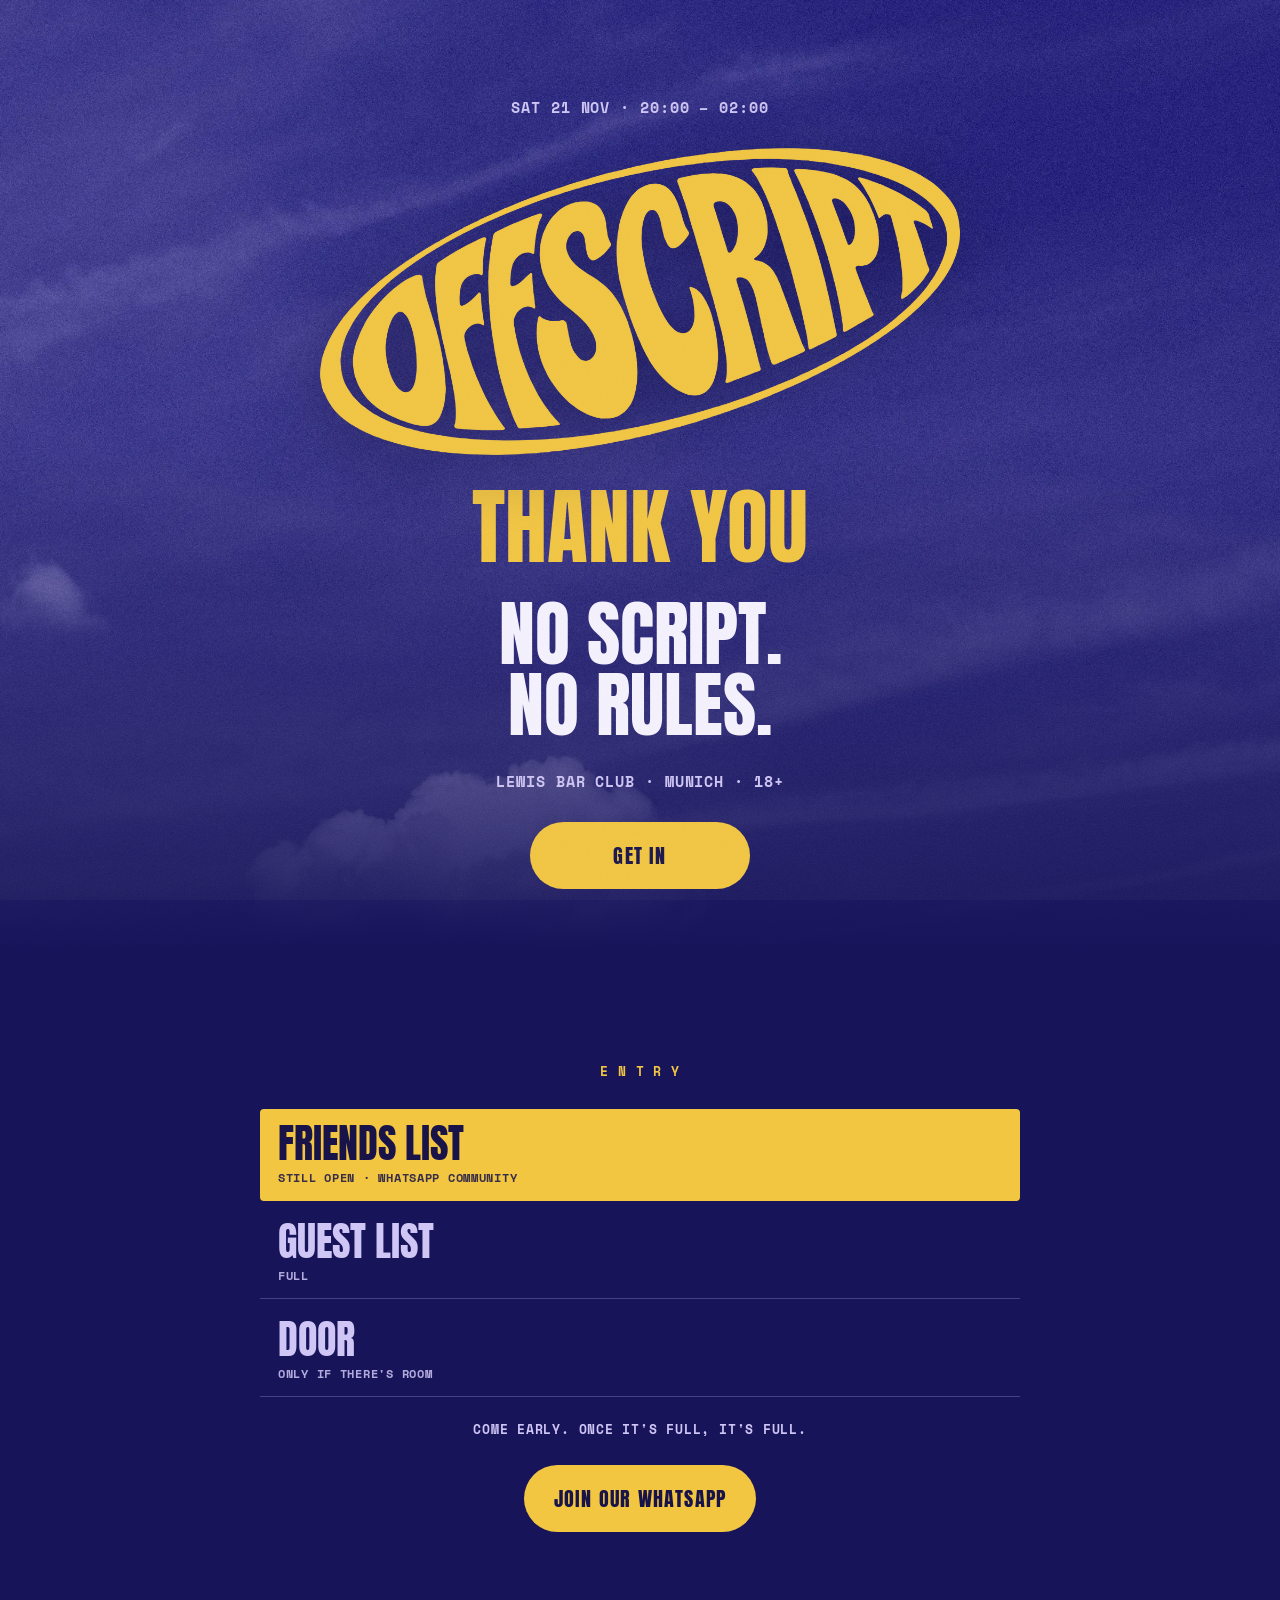
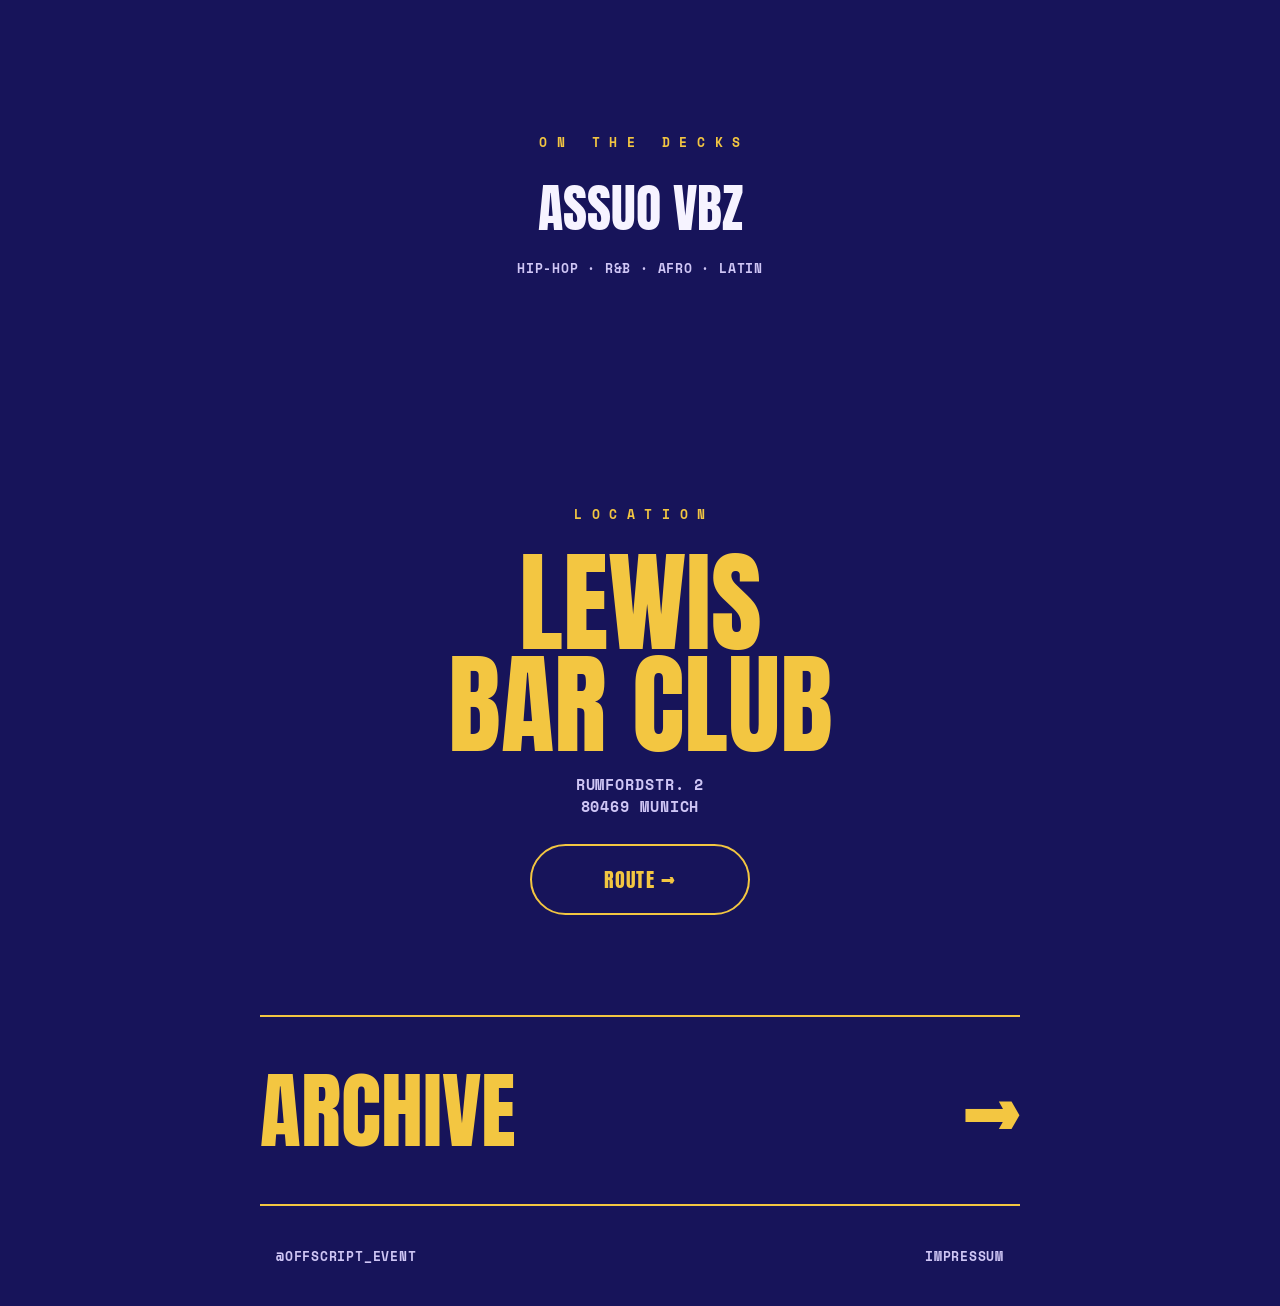
<file: index.html>
<!doctype html>
<html lang="en">
<head>
<meta charset="utf-8">
<meta name="viewport" content="width=device-width, initial-scale=1, viewport-fit=cover">
<title>OFFSCRIPT · Hip-Hop · Munich</title>
<meta name="description" content="OFFSCRIPT Part Two. Sat 21 Nov, 20:00 – 02:00, Lewis Bar Club, Munich. Hip-hop at the core, a little of everything around it.">
<meta name="theme-color" content="#221F7A">
<meta property="og:title" content="OFFSCRIPT · Part Two">
<meta property="og:description" content="Sat 21 Nov · 20:00 – 02:00 · Lewis Bar Club, Munich.">
<meta property="og:image" content="https://offscript-event.github.io/assets/n2/og.jpg">
<meta property="og:url" content="https://offscript-event.github.io/">
<meta name="twitter:card" content="summary_large_image">
<link rel="icon" href="assets/favicon.png">
<link rel="apple-touch-icon" href="assets/icon-180.png">
<link rel="preload" href="assets/n2/anton.woff2" as="font" type="font/woff2" crossorigin>
<link rel="stylesheet" href="assets/n2/n2.css?v=2">
</head>
<body>

<header class="hero" id="hero">
  <picture>
    <source media="(min-aspect-ratio: 1/1)" srcset="assets/n2/sky-wide.webp">
    <img src="assets/n2/sky-portrait.webp" alt="">
  </picture>
  <div class="hero-in">
    <p class="meta mono">SAT 21 NOV · 20:00 – 02:00</p>
    <img class="logo" src="assets/n2/logo-yellow.png" alt="OFFSCRIPT">
    <div class="cd" id="cd" aria-label="Countdown to Saturday 21 November, 20:00">
      <div><b id="dd">00</b><span class="mono">Days</span></div>
      <div><b id="hh">00</b><span class="mono">Hrs</span></div>
      <div><b id="mm">00</b><span class="mono">Min</span></div>
      <div><b id="ss">00</b><span class="mono">Sec</span></div>
    </div>
    <p class="state tonight">Tonight</p>
    <p class="state thanks">Thank you</p>
    <p class="claim">No script.<br>No rules.</p>
    <p class="meta mono">Lewis Bar Club · Munich · 18+</p>
    <a class="btn" href="#entry">Get in</a>
  </div>
</header>

<main>
  <section id="entry" class="tickets">
    <h2 class="label mono">E N T R Y</h2>
    <ol class="ladder">
      <li class="live"><span class="name">Friends list</span><span class="status mono">Still open · WhatsApp community</span></li>
      <li><span class="name">Guest list</span><span class="status mono">Full</span></li>
      <li><span class="name">Door</span><span class="status mono">Only if there's room</span></li>
    </ol>
    <p class="note mono">Come early. Once it's full, it's full.</p>
    <a class="btn" id="wa-btn" href="https://chat.whatsapp.com/BBHPTMa2ABp7cw8rHR87g4" target="_blank" rel="noopener">Join our WhatsApp</a>
  </section>

  <section class="sounds">
    <h2 class="label mono">O N &nbsp; T H E &nbsp; D E C K S</h2>
    <p class="artists"><span>ASSUO VBZ</span></p>
    <p class="note mono">Hip-hop · R&amp;B · Afro · Latin</p>
  </section>

  <section class="loc">
    <h2 class="label mono">L O C A T I O N</h2>
    <p class="big">Lewis<br>Bar Club</p>
    <p class="addr mono">Rumfordstr. 2<br>80469 Munich</p>
    <a class="btn ghost" href="https://www.google.com/maps/search/?api=1&amp;query=Lewis+Bar+Club+Rumfordstra%C3%9Fe+2+80469+M%C3%BCnchen" target="_blank" rel="noopener">Route →</a>
  </section>

  <a class="archive" href="archive/"><span>Archive</span><span aria-hidden="true">→</span></a>
</main>

<footer class="mono">
  <a href="https://www.instagram.com/offscript_event/" target="_blank" rel="noopener">@offscript_event</a>
  <a href="impressum/">Impressum</a>
</footer>

<script>
/* Countdown to doors. Change START and END for the next night. */
(function () {
  var START = new Date('2026-11-21T20:00:00+01:00').getTime();
  var END = new Date('2026-11-22T02:00:00+01:00').getTime();
  var hero = document.getElementById('hero');
  var el = { d: document.getElementById('dd'), h: document.getElementById('hh'), m: document.getElementById('mm'), s: document.getElementById('ss') };
  function pad(n) { return (n < 10 ? '0' : '') + n; }
  function tick() {
    var now = Date.now();
    if (now >= END) { hero.className = 'hero over'; return; }
    if (now >= START) { hero.className = 'hero live'; setTimeout(tick, 30000); return; }
    var t = Math.floor((START - now) / 1000);
    el.d.textContent = pad(Math.floor(t / 86400));
    el.h.textContent = pad(Math.floor(t % 86400 / 3600));
    el.m.textContent = pad(Math.floor(t % 3600 / 60));
    el.s.textContent = pad(t % 60);
    setTimeout(tick, 1000 - (now % 1000));
  }
  tick();
})();
</script>
<script>
/* WhatsApp community link: paste it here. Until then the button opens Instagram (link in bio). */
(function () {
  var WHATSAPP = "https://chat.whatsapp.com/BBHPTMa2ABp7cw8rHR87g4";
  if (WHATSAPP) document.getElementById("wa-btn").href = WHATSAPP;
})();
</script>
</body>
</html>
</file>
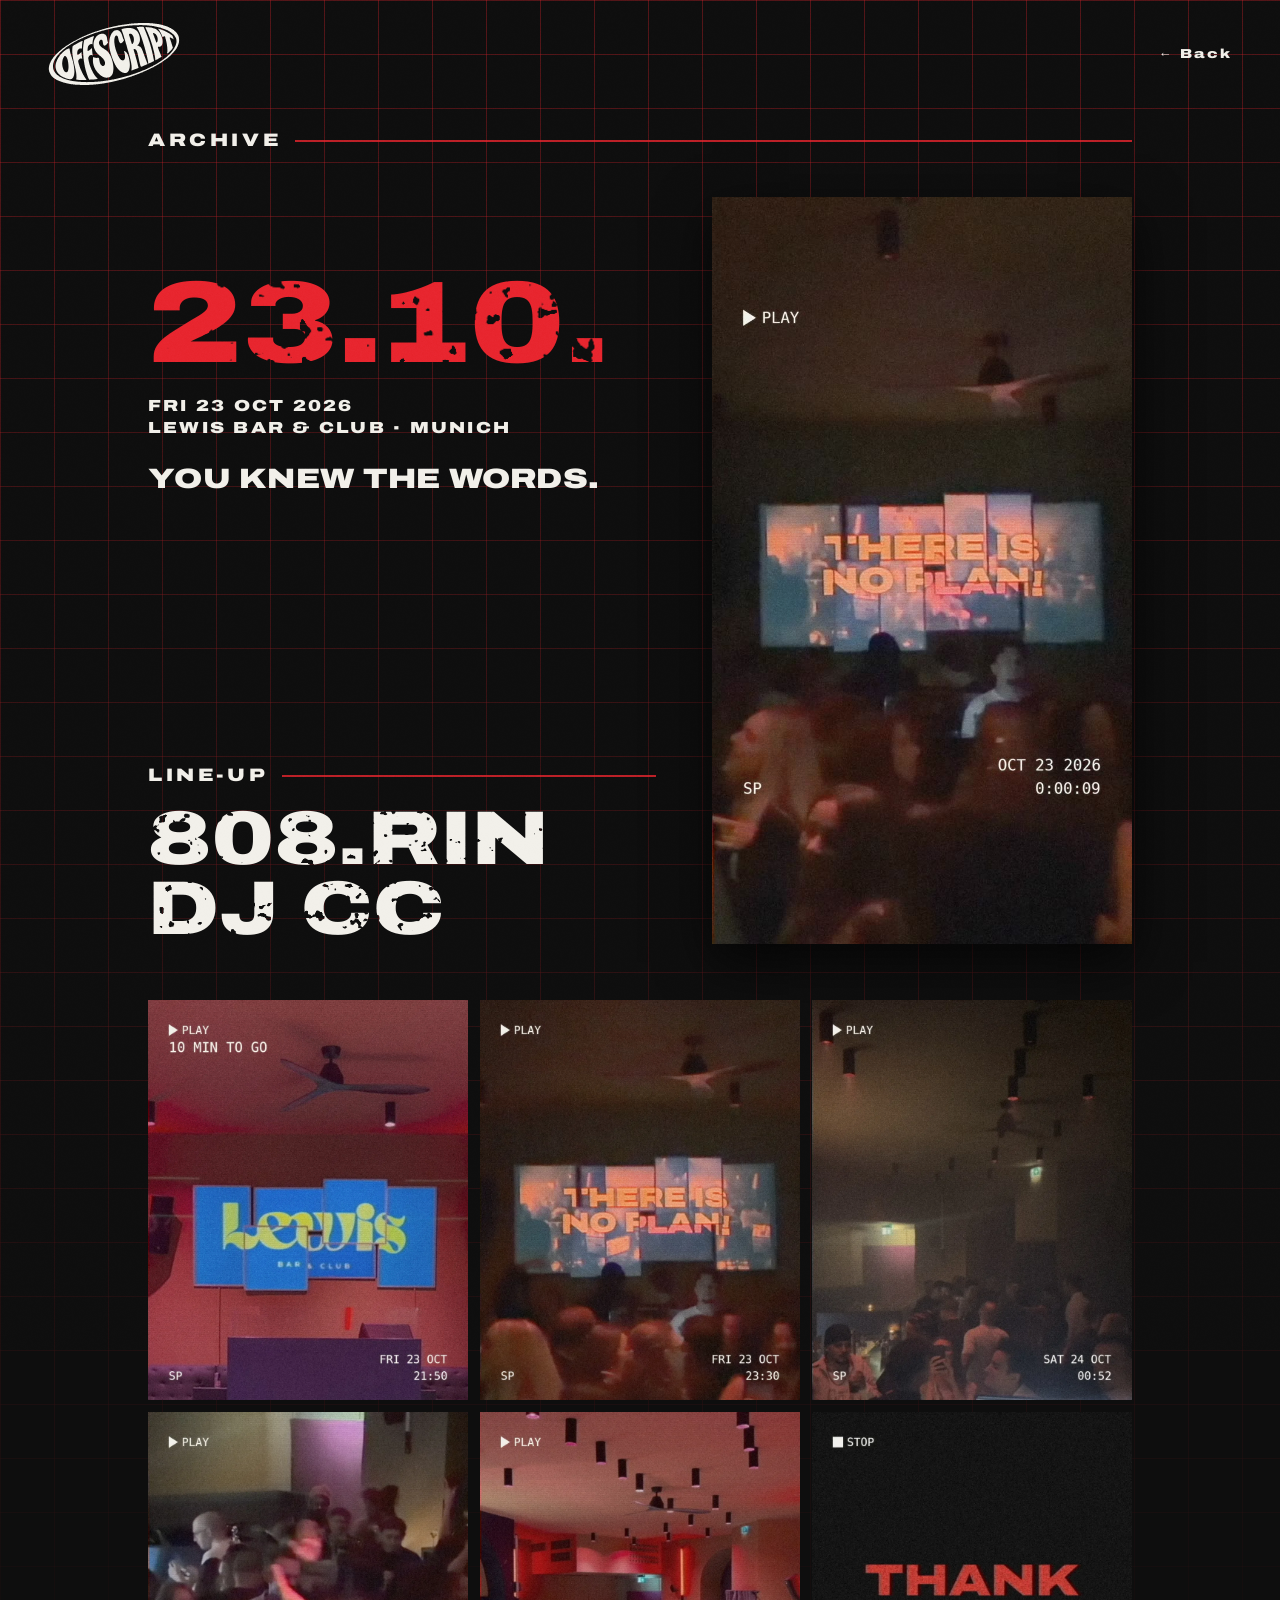
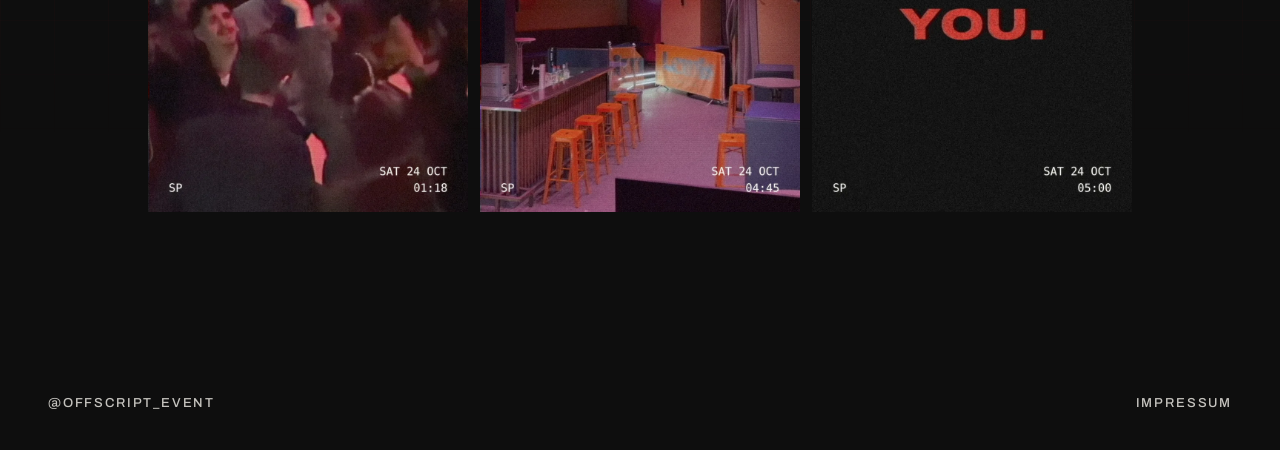
<file: archive/index.html>
<!doctype html>
<html lang="en">
<head>
<meta charset="utf-8">
<meta name="viewport" content="width=device-width, initial-scale=1, viewport-fit=cover">
<title>Archive · OFFSCRIPT</title>
<meta name="description" content="OFFSCRIPT archive. Fri 23 Oct 2026, Lewis Bar & Club, Munich.">
<meta name="theme-color" content="#0E0E0E">
<link rel="icon" href="../assets/favicon.png">
<link rel="apple-touch-icon" href="../assets/icon-180.png">
<link rel="stylesheet" href="../assets/site.css">
</head>
<body>
<div class="sub">
  <div class="grid"></div>
  <div class="top">
    <a href="../"><img src="../assets/logo.svg" alt="OFFSCRIPT"></a>
    <a class="back" href="../">← Back</a>
  </div>
  <main class="arch">
    <h2 class="h2 x">Archive</h2>

    <article class="night" id="231026">
      <header class="night-head">
        <p class="huge x red">23.10.</p>
        <p class="meta x">Fri 23 Oct 2026<br>Lewis Bar &amp; Club · Munich</p>
        <p class="line x">You knew the words.</p>
      </header>

      <div class="tape">
        <video src="../assets/recap-231026.mp4" poster="../assets/recap-231026.jpg" autoplay muted loop playsinline preload="auto" aria-label="Recap 23.10.2026"></video>
      </div>

      <div class="night-lineup">
        <p class="h2 x">Line-up</p>
        <p class="names x">808.RIN<br>DJ CC</p>
      </div>

      <div class="stills" aria-label="Tapes 23.10.2026">
        <img src="../assets/tape-231026-01.webp" alt="" loading="lazy" width="864" height="1080">
        <img src="../assets/tape-231026-02.webp" alt="" loading="lazy" width="864" height="1080">
        <img src="../assets/tape-231026-03.webp" alt="" loading="lazy" width="864" height="1080">
        <img src="../assets/tape-231026-04.webp" alt="" loading="lazy" width="864" height="1080">
        <img src="../assets/tape-231026-05.webp" alt="" loading="lazy" width="864" height="1080">
        <img src="../assets/tape-231026-06.webp" alt="" loading="lazy" width="864" height="1080">
      </div>
    </article>
  </main>
  <footer>
    <a href="https://www.instagram.com/offscript_event/" target="_blank" rel="noopener">@offscript_event</a>
    <a href="../impressum/">Impressum</a>
  </footer>
</div>
</body>
</html>
</file>
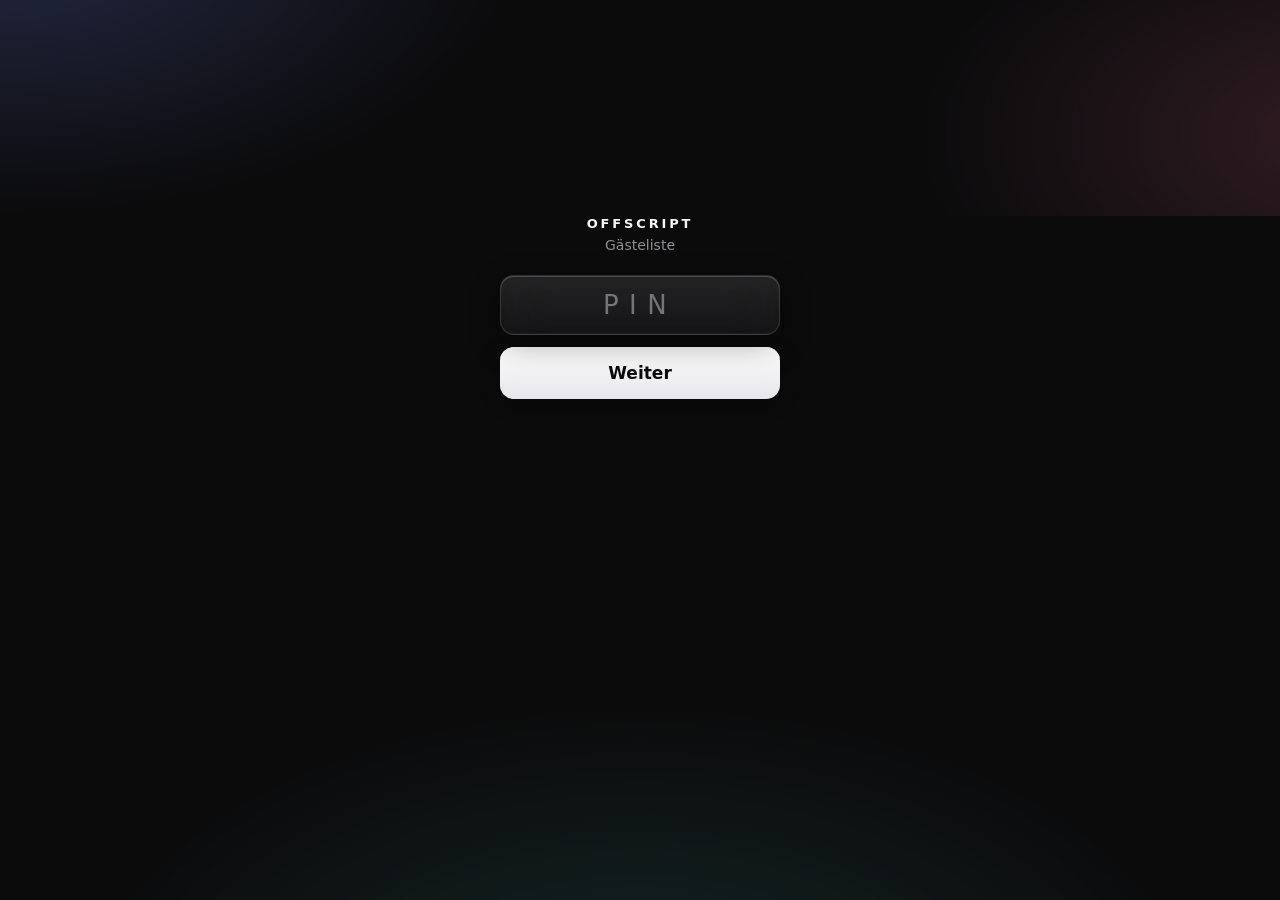
<file: door-x7k2/index.html>
<!DOCTYPE html>
<html lang="de">
<head>
<meta charset="utf-8">
<meta name="viewport" content="width=device-width, initial-scale=1, maximum-scale=1, user-scalable=no, viewport-fit=cover">
<title>Door</title>
<meta name="robots" content="noindex, nofollow">
<meta name="apple-mobile-web-app-capable" content="yes">
<meta name="mobile-web-app-capable" content="yes">
<meta name="apple-mobile-web-app-status-bar-style" content="black-translucent">
<meta name="apple-mobile-web-app-title" content="Door">
<meta name="theme-color" content="#0B0B0C">
<meta name="format-detection" content="telephone=no">
<link rel="manifest" href="manifest.webmanifest">
<link rel="apple-touch-icon" href="icon-180.png">
<style>
  :root {
    --bg:#0B0B0C; --surface:#151517; --surface2:#1C1C1F; --hair:rgba(255,255,255,.07);
    --text:#F5F5F7; --sub:#8E8E93; --faint:#5A5A60; --ok:#32D74B; --okbg:rgba(50,215,75,.14); --warn:#FF453A;
    --r:16px;
  }
  * { box-sizing:border-box; -webkit-tap-highlight-color:transparent; }
  html { overscroll-behavior:none; height:100%; }
  body { -webkit-user-select:none; user-select:none; -webkit-touch-callout:none; -webkit-text-size-adjust:100%; touch-action:manipulation; }
  input { -webkit-user-select:text; user-select:text; }
  button, .row { transition:transform .12s ease, background .15s, color .15s, opacity .15s; }
  button:active { transform:scale(.97); }
  .row:active { transform:scale(.99); }
  html,body { margin:0; background:var(--bg); color:var(--text);
    font-family:-apple-system,BlinkMacSystemFont,"SF Pro Text","Inter","Segoe UI",system-ui,sans-serif;
    -webkit-font-smoothing:antialiased; }
  .wrap { max-width:560px; margin:0 auto; padding:calc(env(safe-area-inset-top) + 12px) 18px calc(env(safe-area-inset-bottom) + 48px); }

  /* header */
  .head { display:flex; align-items:center; justify-content:space-between; margin:6px 0 22px; }
  .brand { font-size:13px; font-weight:700; letter-spacing:.22em; }
  .brand em { font-style:normal; color:var(--sub); font-weight:500; letter-spacing:.04em; margin-left:6px; text-transform:none; }
  .live { display:flex; align-items:center; gap:6px; font-size:12px; color:var(--sub); font-variant-numeric:tabular-nums; }
  .dot { width:7px; height:7px; border-radius:50%; background:var(--ok); box-shadow:0 0 0 3px rgba(50,215,75,.18); }
  .live.off .dot { background:var(--warn); box-shadow:0 0 0 3px rgba(255,69,58,.18); }

  /* stats */
  .stats { display:grid; grid-template-columns:1fr 1fr; gap:10px; margin-bottom:18px; }
  .stat { background:var(--surface); border:1px solid var(--hair); border-radius:var(--r); padding:14px 16px 16px; }
  .stat .lbl { font-size:12px; color:var(--sub); font-weight:500; }
  .stat .num { font-size:32px; font-weight:700; letter-spacing:-.02em; margin-top:6px; font-variant-numeric:tabular-nums; }
  .stat .num span { font-size:17px; color:var(--faint); font-weight:600; margin-left:2px; }
  .bar { height:4px; border-radius:4px; background:rgba(255,255,255,.08); margin-top:12px; overflow:hidden; }
  .bar i { display:block; height:100%; width:0; background:var(--text); border-radius:4px; transition:width .4s ease; }

  /* search */
  .search { position:relative; }
  .search svg { position:absolute; left:14px; top:50%; transform:translateY(-50%); opacity:.5; }
  .search input { width:100%; font:inherit; font-size:17px; padding:13px 14px 13px 42px; border-radius:12px; border:0;
                  background:var(--surface2); color:var(--text); outline:none; }
  .search input::placeholder { color:var(--sub); }

  /* segmented */
  .seg { display:flex; background:var(--surface2); border-radius:11px; padding:3px; margin-top:12px; }
  .seg button { flex:1; font:inherit; font-size:14px; font-weight:600; padding:8px 4px; border:0; border-radius:8px;
                background:transparent; color:var(--sub); transition:background .15s, color .15s; }
  .seg button.on { background:#2C2C30; color:var(--text); box-shadow:0 1px 3px rgba(0,0,0,.35); }
  .filters { display:flex; gap:18px; margin:16px 2px 6px; }
  .filters button { font:inherit; font-size:14px; font-weight:600; background:none; border:0; padding:4px 0; color:var(--faint); }
  .filters button.on { color:var(--text); }
  .filters button small { font-weight:500; color:var(--faint); margin-left:3px; font-variant-numeric:tabular-nums; }

  /* list */
  .list { margin-top:6px; background:var(--surface); border:1px solid var(--hair); border-radius:var(--r); overflow:hidden; }
  .row { display:flex; align-items:center; gap:12px; padding:12px 14px; border-top:1px solid var(--hair); cursor:pointer; }
  .row:first-child { border-top:0; }
  .row:active { background:var(--surface2); }
  .av { width:38px; height:38px; flex:none; border-radius:50%; background:#26262A; display:flex; align-items:center; justify-content:center;
        font-size:14px; font-weight:600; color:#C7C7CC; }
  .info { flex:1; min-width:0; }
  .name { font-size:16px; font-weight:600; white-space:nowrap; overflow:hidden; text-overflow:ellipsis; }
  .meta { font-size:13px; color:var(--sub); margin-top:2px; }
  .check { width:26px; height:26px; flex:none; border-radius:50%; border:1.5px solid #3A3A3F; display:flex; align-items:center; justify-content:center; }
  .row.in .check { background:var(--ok); border-color:var(--ok); }
  .row.in .name { color:var(--sub); }
  .empty { padding:36px 16px; text-align:center; color:var(--sub); font-size:15px; }

  /* sheet */
  .scrim { position:fixed; inset:0; background:rgba(0,0,0,.55); backdrop-filter:blur(2px); display:none; align-items:flex-end; z-index:5; }
  .scrim.on { display:flex; animation:fade .18s ease; }
  @keyframes fade { from { opacity:0; } to { opacity:1; } }
  .sheet { width:100%; max-width:560px; margin:0 auto; background:#1A1A1D; border-radius:22px 22px 0 0; padding:10px 20px calc(env(safe-area-inset-bottom) + 24px);
           animation:up .22s ease; }
  @keyframes up { from { transform:translateY(30px); opacity:.6; } to { transform:none; opacity:1; } }
  .grip { width:38px; height:5px; border-radius:3px; background:#3A3A3F; margin:0 auto 18px; }
  .sh-top { display:flex; align-items:center; gap:14px; margin-bottom:18px; }
  .sh-top .av { width:54px; height:54px; font-size:19px; }
  .sh-name { font-size:21px; font-weight:700; letter-spacing:-.01em; }
  .sh-sub { font-size:14px; color:var(--sub); margin-top:3px; }
  .price { display:flex; align-items:baseline; justify-content:space-between; background:var(--surface2); border-radius:14px;
           padding:16px 18px; margin-bottom:14px; }
  .price span { color:var(--sub); font-size:15px; }
  .price b { font-size:28px; font-weight:700; letter-spacing:-.02em; }
  .btn { width:100%; font:inherit; font-size:17px; font-weight:600; padding:16px; border-radius:14px; border:0; }
  .btn.primary { background:var(--text); color:#0B0B0C; }
  .btn.text { background:transparent; color:var(--sub); margin-top:6px; }
  .btn.danger { background:rgba(255,69,58,.12); color:var(--warn); }

  /* pin */
  .pin { max-width:320px; margin:24vh auto 0; padding:0 20px; text-align:center; }
  .pin .brand { display:block; margin-bottom:6px; }
  .pin p { color:var(--sub); font-size:14px; margin:0 0 22px; }
  .pin input { width:100%; text-align:center; font:inherit; font-size:26px; letter-spacing:.4em; padding:14px; border-radius:14px; border:0;
               background:var(--surface2); color:var(--text); outline:none; margin-bottom:12px; }
  .err { color:var(--warn); min-height:20px; margin-top:12px; font-size:14px; }

  .toast { position:fixed; top:calc(env(safe-area-inset-top) + 8px); left:50%; transform:translate(-50%,-140px); background:#2C2C30; color:var(--text); font-size:15px; font-weight:600;
           padding:10px 16px 10px 12px; border-radius:999px; display:flex; white-space:nowrap; max-width:92vw; align-items:center; gap:8px; transition:transform .25s ease; z-index:9;
           box-shadow:0 8px 24px rgba(0,0,0,.4); }
  .toast.on { transform:translate(-50%,0); }
  .toast.bad { background:rgba(255,69,58,.9) !important; }
  .row.pending .check { opacity:.6; }
  .toast .tk { width:20px; height:20px; border-radius:50%; background:var(--ok); display:flex; align-items:center; justify-content:center; }

  /* liquid glass */
  body::before { content:""; position:fixed; inset:-20%; z-index:-1; pointer-events:none;
    background:
      radial-gradient(40% 30% at 15% 10%, rgba(120,140,255,.22), transparent 70%),
      radial-gradient(35% 28% at 90% 25%, rgba(255,120,160,.16), transparent 70%),
      radial-gradient(45% 35% at 50% 95%, rgba(80,200,190,.14), transparent 70%), var(--bg);
    filter:blur(10px); }
  .glass, .stat, .list, .seg, .search input, .sheet, .toast, .pin input {
    background:linear-gradient(180deg, rgba(255,255,255,.10), rgba(255,255,255,.04)) !important;
    -webkit-backdrop-filter:blur(28px) saturate(170%); backdrop-filter:blur(28px) saturate(170%);
    border:1px solid rgba(255,255,255,.12) !important;
    box-shadow:inset 0 1px 0 rgba(255,255,255,.18), inset 0 -1px 0 rgba(255,255,255,.04), 0 10px 30px rgba(0,0,0,.35); }
  .seg button.on { background:rgba(255,255,255,.16) !important; box-shadow:inset 0 1px 0 rgba(255,255,255,.25), 0 2px 8px rgba(0,0,0,.3); }
  .row { border-top-color:rgba(255,255,255,.07) !important; }
  .row:active { background:rgba(255,255,255,.06) !important; }
  .av { background:rgba(255,255,255,.10) !important; box-shadow:inset 0 1px 0 rgba(255,255,255,.15); }
  .price { background:rgba(255,255,255,.07) !important; border:1px solid rgba(255,255,255,.08); }
  .sheet { background:linear-gradient(180deg, rgba(40,40,46,.72), rgba(24,24,28,.78)) !important; border-radius:28px 28px 0 0; }
  .scrim { background:rgba(0,0,0,.35) !important; backdrop-filter:blur(6px); -webkit-backdrop-filter:blur(6px); }
  .btn.primary { background:linear-gradient(180deg,#FFFFFF,#E6E6EA) !important; box-shadow:inset 0 1px 0 #fff, 0 6px 18px rgba(0,0,0,.35); }
  .bar { background:rgba(255,255,255,.10) !important; }
</style>
</head>
<body>
<div id="pinView" class="pin">
  <span class="brand">OFFSCRIPT</span>
  <p>Gästeliste</p>
  <input id="pinIn" type="password" inputmode="numeric" maxlength="8" placeholder="PIN" autocomplete="off">
  <button class="btn primary" onclick="login(false)">Weiter</button>
  <div id="pinErr" class="err"></div>
</div>

<div id="app" class="wrap" style="display:none">
  <div class="head">
    <div class="brand">OFFSCRIPT<em>Gästeliste</em></div>
    <div class="live" id="live"><span class="dot"></span><span id="sync">live</span></div>
  </div>

  <div class="stats">
    <div class="stat"><div class="lbl">Friendslist</div><div class="num" id="nList">0<span>/0</span></div><div class="bar"><i id="bList"></i></div></div>
    <div class="stat"><div class="lbl">Gästeliste</div><div class="num" id="nGuest">0<span>/0</span></div><div class="bar"><i id="bGuest"></i></div></div>
  </div>

  <div class="search">
    <svg width="17" height="17" viewBox="0 0 24 24" fill="none" stroke="#F5F5F7" stroke-width="2.2" stroke-linecap="round"><circle cx="11" cy="11" r="7"/><path d="m20 20-3.5-3.5"/></svg>
    <input id="q" type="search" placeholder="Name suchen" autocomplete="off" oninput="render()">
  </div>

  <div class="seg" id="seg">
    <button data-t="all" class="on">Alle</button>
    <button data-t="LIST">Friendslist</button>
    <button data-t="GUEST">Gästeliste</button>
  </div>

  <div class="filters" id="filters">
    <button data-f="open" class="on">Offen<small id="cOpen"></small></button>
    <button data-f="in">Drin<small id="cIn"></small></button>
    <button data-f="all">Alle<small id="cAll"></small></button>
  </div>

  <div id="list" class="list"></div>
</div>

<div id="scrim" class="scrim" onclick="if(event.target===this)closeSheet()"><div class="sheet" id="sheet"></div></div>
<div id="toast" class="toast"><span class="tk"><svg width="12" height="12" viewBox="0 0 24 24" fill="none" stroke="#0B0B0C" stroke-width="3.5" stroke-linecap="round" stroke-linejoin="round"><path d="M5 12.5l4.5 4.5L19 7.5"/></svg></span><span id="toastT"></span></div>

<script>
const PRICE_LIST = 5;
const CHECK = '<svg width="14" height="14" viewBox="0 0 24 24" fill="none" stroke="#0B0B0C" stroke-width="3.2" stroke-linecap="round" stroke-linejoin="round"><path d="M5 12.5l4.5 4.5L19 7.5"/></svg>';
let PIN = '', raw = { people: [], checks: {} }, state = raw, tab = 'open', type = 'all', timer = null, inflight = 0;
const pending = {};   // id -> { op: 'in', chk } | { op: 'undo' }: shown at once, kept until the sheet has it

const EXEC_URL = 'https://script.google.com/macros/s/AKfycbz_dntSPCmsllvpMaTiEN5rjzw713ZOeP0BsRai-b9ys2hT0u2GbxIL-XMkIE83PBKL/exec';
async function api(fn, ...args) {
  const r = await fetch(EXEC_URL, { method: 'POST', redirect: 'follow',
    headers: { 'Content-Type': 'text/plain;charset=utf-8' },
    body: JSON.stringify({ fn: fn, pin: PIN, args: args }) });
  const j = await r.json();
  if (!j.ok) throw new Error(j.error || 'Fehler');
  return j.data;
}
const store = {
  get(k) { try { return localStorage.getItem(k); } catch (e) { return null; } },
  set(k, v) { try { localStorage.setItem(k, v); } catch (e) {} },
  del(k) { try { localStorage.removeItem(k); } catch (e) {} }
};

// Haptic feedback. iPhone (iOS 18+): a hidden system switch gives a real tap; Android: vibration API.
const hapEl = (() => {
  const l = document.createElement('label'); l.setAttribute('aria-hidden', 'true');
  l.style.cssText = 'position:fixed;left:-100px;top:0;width:1px;height:1px;opacity:0;overflow:hidden;pointer-events:none';
  const i = document.createElement('input'); i.type = 'checkbox'; i.setAttribute('switch', ''); i.tabIndex = -1;
  l.appendChild(i); document.body.appendChild(l); return l;
})();
function haptic(kind) {
  if (navigator.vibrate) { navigator.vibrate(kind === 'error' ? [25, 70, 25] : kind === 'success' ? 18 : 8); return; }
  hapEl.click();
  if (kind === 'error') setTimeout(() => hapEl.click(), 120);
}

function norm(s) { return String(s).toLowerCase().replace(/ı/g, 'i').replace(/ß/g, 'ss').replace(/[øœ]/g, 'o').replace(/æ/g, 'ae').normalize('NFD').replace(/[\u0300-\u036f]/g, ''); }
function esc(s) { return String(s).replace(/[&<>"]/g, c => ({ '&': '&amp;', '<': '&lt;', '>': '&gt;', '"': '&quot;' }[c])); }
function initials(n) { const p = String(n).trim().split(/\s+/); return ((p[0] || '')[0] || '').toUpperCase() + ((p.length > 1 ? p[p.length - 1][0] : '') || '').toUpperCase(); }
function toast(t, ok = true) {
  const el = document.getElementById('toast'); document.getElementById('toastT').textContent = t;
  el.querySelector('.tk').style.display = ok ? 'flex' : 'none';
  el.classList.toggle('bad', !ok);
  el.classList.add('on'); clearTimeout(el._t); el._t = setTimeout(() => el.classList.remove('on'), ok ? 1500 : 2600);
}
function now() { return new Date().toTimeString().slice(0, 5); }

function applyPending(s) {
  s.checks = Object.assign({}, s.checks);
  for (const id in pending) {
    const p = pending[id];
    if (p.op === 'in') { if (s.checks[id]) delete pending[id]; else s.checks[id] = p.chk; }
    else { if (!s.checks[id]) delete pending[id]; else delete s.checks[id]; }
  }
  return s;
}
function view() { state = applyPending(Object.assign({}, raw)); render(); }   // last server state + open changes
function setState(s) { store.set('osState', JSON.stringify(s)); raw = s; view(); }

function showApp() {
  document.getElementById('pinView').style.display = 'none';
  document.getElementById('app').style.display = 'block';
  render();
  if (!timer) timer = setInterval(refresh, 8000);
}
async function login(auto) {
  PIN = document.getElementById('pinIn').value.trim();
  if (!PIN) return;
  if (auto) { const c = store.get('osState'); if (c) { try { raw = JSON.parse(c); view(); showApp(); stamp(null); } catch (e) {} } }
  try {
    const s = await api('getState');
    store.set('osPin', PIN); setState(s); showApp(); stamp(true);
    if (!auto) haptic('success');
  } catch (e) {
    if (e.message === 'PIN') {
      store.del('osPin'); store.del('osState'); clearInterval(timer); timer = null;
      document.getElementById('app').style.display = 'none'; document.getElementById('pinView').style.display = 'block';
      document.getElementById('pinErr').textContent = 'PIN stimmt nicht'; haptic('error');
    } else if (document.getElementById('app').style.display === 'block') { stamp(false); }
    else { document.getElementById('pinErr').textContent = 'Keine Verbindung'; haptic('error'); }
  }
}
async function refresh() {
  if (inflight) return;
  try { const s = await api('getState'); if (!inflight) setState(s); stamp(true); } catch (e) { stamp(false); }
}
function stamp(ok) {
  document.getElementById('live').classList.toggle('off', ok === false);
  document.getElementById('sync').textContent = ok === null ? 'lädt …' : ok ? 'live · ' + now() : 'offline';
}

function render() {
  const c = state.checks;
  const fr = state.people.filter(p => p.type === 'LIST'), gu = state.people.filter(p => p.type === 'GUEST');
  const frIn = fr.filter(p => c[p.id]).length, guIn = gu.filter(p => c[p.id]).length;
  document.getElementById('nList').innerHTML = frIn + '<span>/' + fr.length + '</span>';
  document.getElementById('nGuest').innerHTML = guIn + '<span>/' + gu.length + '</span>';
  document.getElementById('bList').style.width = (fr.length ? frIn / fr.length * 100 : 0) + '%';
  document.getElementById('bGuest').style.width = (gu.length ? guIn / gu.length * 100 : 0) + '%';

  const q = norm(document.getElementById('q').value.trim());
  let base = state.people.map(p => Object.assign({}, p, { chk: c[p.id] }));
  if (type !== 'all') base = base.filter(r => r.type === type);
  if (q) base = base.filter(r => norm(r.name).indexOf(q) > -1);
  document.getElementById('cOpen').textContent = base.filter(r => !r.chk).length;
  document.getElementById('cIn').textContent = base.filter(r => r.chk).length;
  document.getElementById('cAll').textContent = base.length;

  let rows = base;
  if (tab === 'open') rows = rows.filter(r => !r.chk);
  if (tab === 'in') rows = rows.filter(r => r.chk);
  rows.sort((a, b) => a.name.localeCompare(b.name, 'de'));
  const sub = r => (r.type === 'LIST' ? 'Friendslist · ' + (state.freeNow ? 'frei bis ' + state.freeUntil : PRICE_LIST + ' €') : 'Gästeliste · Gratis') + (r.chk ? ' · ' + r.chk.time : '');
  document.getElementById('list').innerHTML = rows.length ? rows.map(r =>
    '<div class="row ' + (r.chk ? 'in' : '') + (pending[r.id] ? ' pending' : '') + '" onclick="tap(\'' + r.id + '\')">' +
      '<div class="av">' + esc(initials(r.name)) + '</div>' +
      '<div class="info"><div class="name">' + esc(r.name) + '</div><div class="meta">' + sub(r) + '</div></div>' +
      '<div class="check">' + (r.chk ? CHECK : '') + '</div></div>'
  ).join('') : '<div class="empty">' + (q ? 'Niemand gefunden' : tab === 'in' ? 'Noch niemand eingecheckt' : 'Alle sind drin') + '</div>';
  document.getElementById('list').style.display = 'block';
}

document.getElementById('seg').addEventListener('click', e => {
  const b = e.target.closest('button'); if (!b || b.classList.contains('on')) return;
  haptic();
  document.querySelectorAll('#seg button').forEach(x => x.classList.remove('on')); b.classList.add('on'); type = b.dataset.t; render();
});
document.getElementById('filters').addEventListener('click', e => {
  const b = e.target.closest('button'); if (!b || b.classList.contains('on')) return;
  haptic();
  document.querySelectorAll('#filters button').forEach(x => x.classList.remove('on')); b.classList.add('on'); tab = b.dataset.f; render();
});

function find(id) { return state.people.find(p => p.id === id); }
function openSheet(html) { document.getElementById('sheet').innerHTML = '<div class="grip"></div>' + html; document.getElementById('scrim').classList.add('on'); }
function closeSheet() { document.getElementById('scrim').classList.remove('on'); }

function tap(id) {
  const p = find(id), chk = state.checks[id];
  if (!p) return;
  haptic();
  const isList = p.type === 'LIST';
  const top = '<div class="sh-top"><div class="av">' + esc(initials(p.name)) + '</div><div><div class="sh-name">' + esc(p.name) +
              '</div><div class="sh-sub">' + (isList ? 'Friendslist' : 'Gästeliste') + '</div></div></div>';
  if (chk) {
    openSheet(top + '<div class="price"><span>Eingecheckt</span><b>' + chk.time + '</b></div>' +
      '<button class="btn danger" onclick="doUndo(\'' + id + '\')">Check-in rückgängig</button>' +
      '<button class="btn text" onclick="closeSheet()">Schließen</button>');
  } else {
    openSheet(top + '<div class="price"><span>' + (state.freeNow ? 'Eintritt bis ' + state.freeUntil : 'Eintritt') + '</span><b>' + (state.freeNow ? 'Frei' : isList ? PRICE_LIST + ' €' : 'Gratis') + '</b></div>' +
      '<button class="btn primary" onclick="doIn(\'' + id + '\')">Einchecken</button>' +
      '<button class="btn text" onclick="closeSheet()">Abbrechen</button>');
  }
}

// Optimistic: the change shows at once, the sheet is written in the background; on failure it is rolled back.
async function send(id, op, fn, args, okText) {
  inflight++;
  try {
    const r = await api(fn, ...args);
    if (r && r.ok === false) { delete pending[id]; toast(r.msg || 'Nicht möglich', false); haptic('error'); }
    stamp(true);
  } catch (e) {
    delete pending[id]; toast('Nicht gespeichert, keine Verbindung', false); haptic('error'); stamp(false);
  }
  inflight--;
  view();
  if (!inflight) refresh();
}
function doIn(id) {
  const p = find(id); if (!p || state.checks[id]) return closeSheet();
  haptic('success'); closeSheet();
  pending[id] = { op: 'in', chk: { time: now() } };
  document.getElementById('q').value = '';
  view(); toast(p.name + ' ist drin');
  send(id, 'in', 'checkIn', [id, p.name, p.type, ''], p.name);
}
function doUndo(id) {
  haptic(); closeSheet();
  pending[id] = { op: 'undo' };
  view(); toast('Rückgängig gemacht');
  send(id, 'undo', 'undo', [id], '');
}

document.getElementById('pinIn').addEventListener('keydown', e => { if (e.key === 'Enter') login(false); });
document.addEventListener('visibilitychange', () => { if (!document.hidden && PIN) refresh(); });
(() => { const saved = store.get('osPin'); if (saved) { document.getElementById('pinIn').value = saved; login(true); } })();
if ('serviceWorker' in navigator) window.addEventListener('load', () => navigator.serviceWorker.register('sw.js').catch(() => {}));
</script>
</body>
</html>
</file>
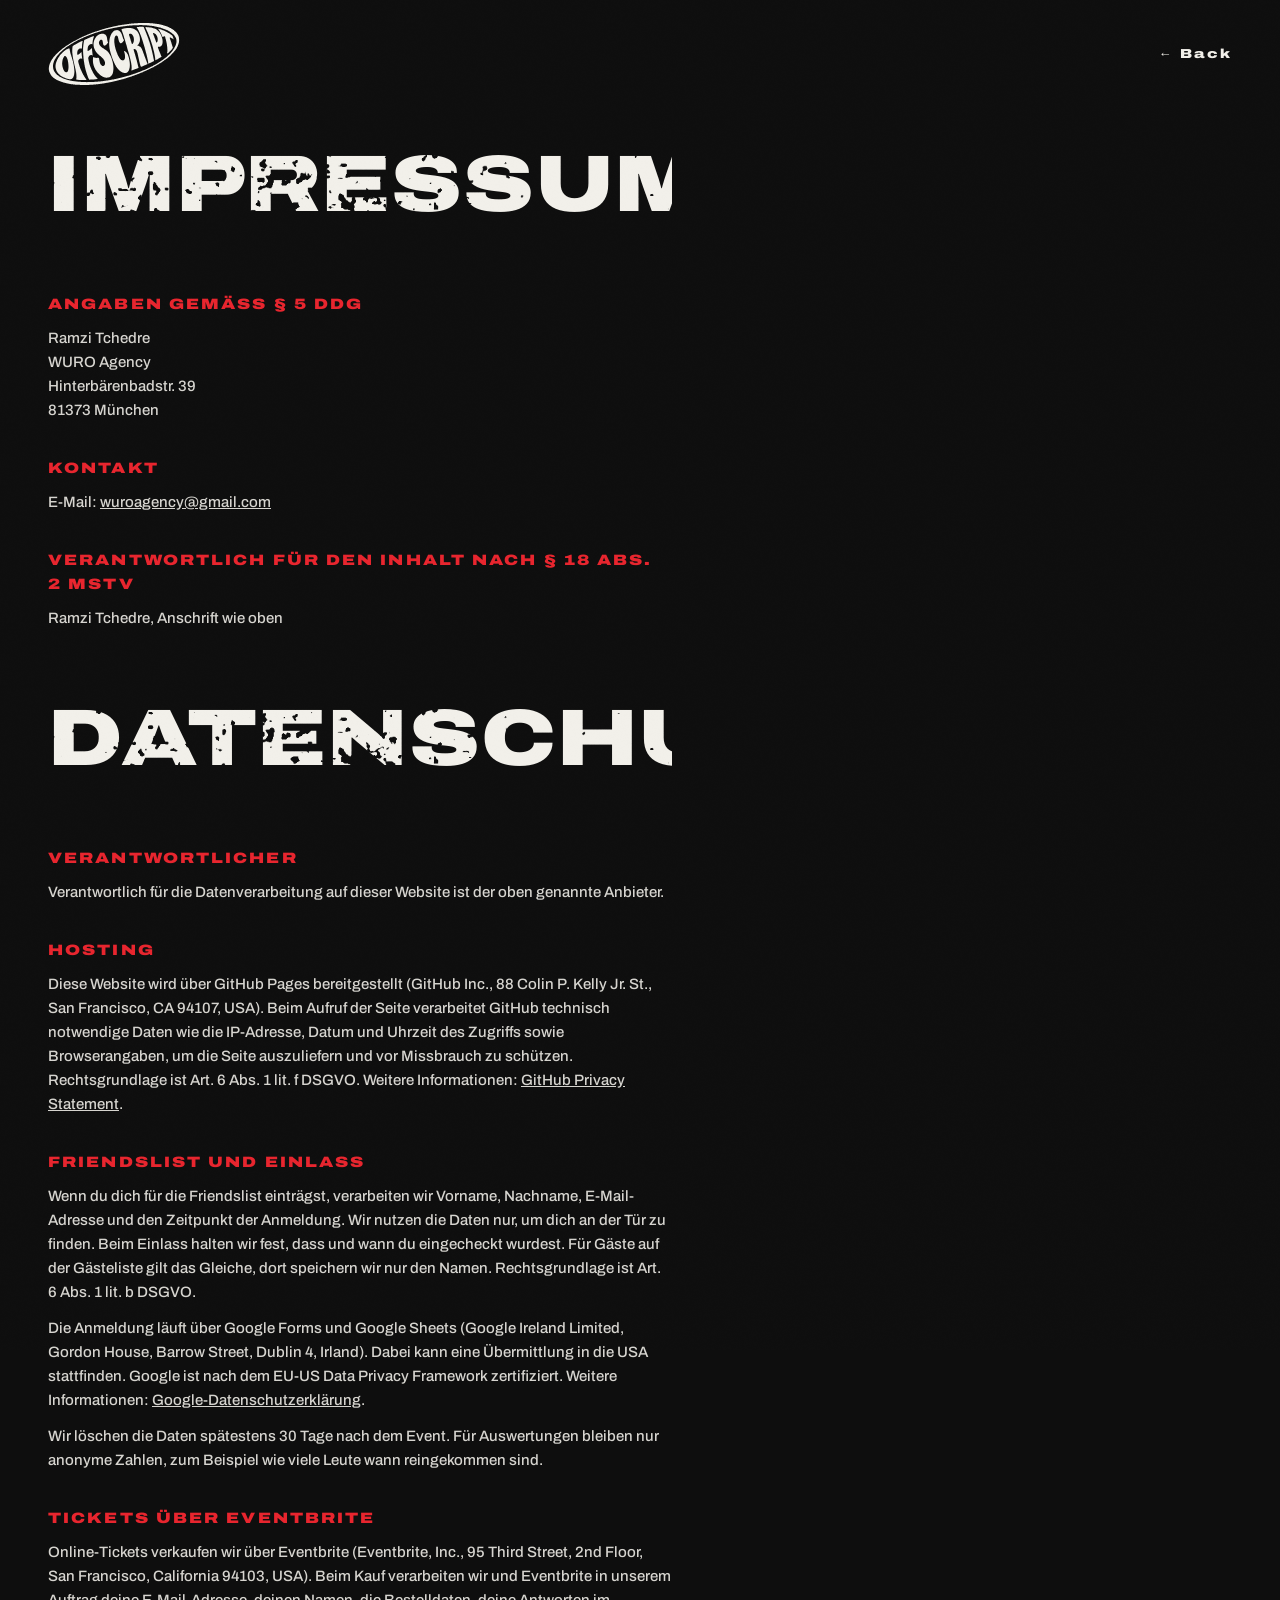
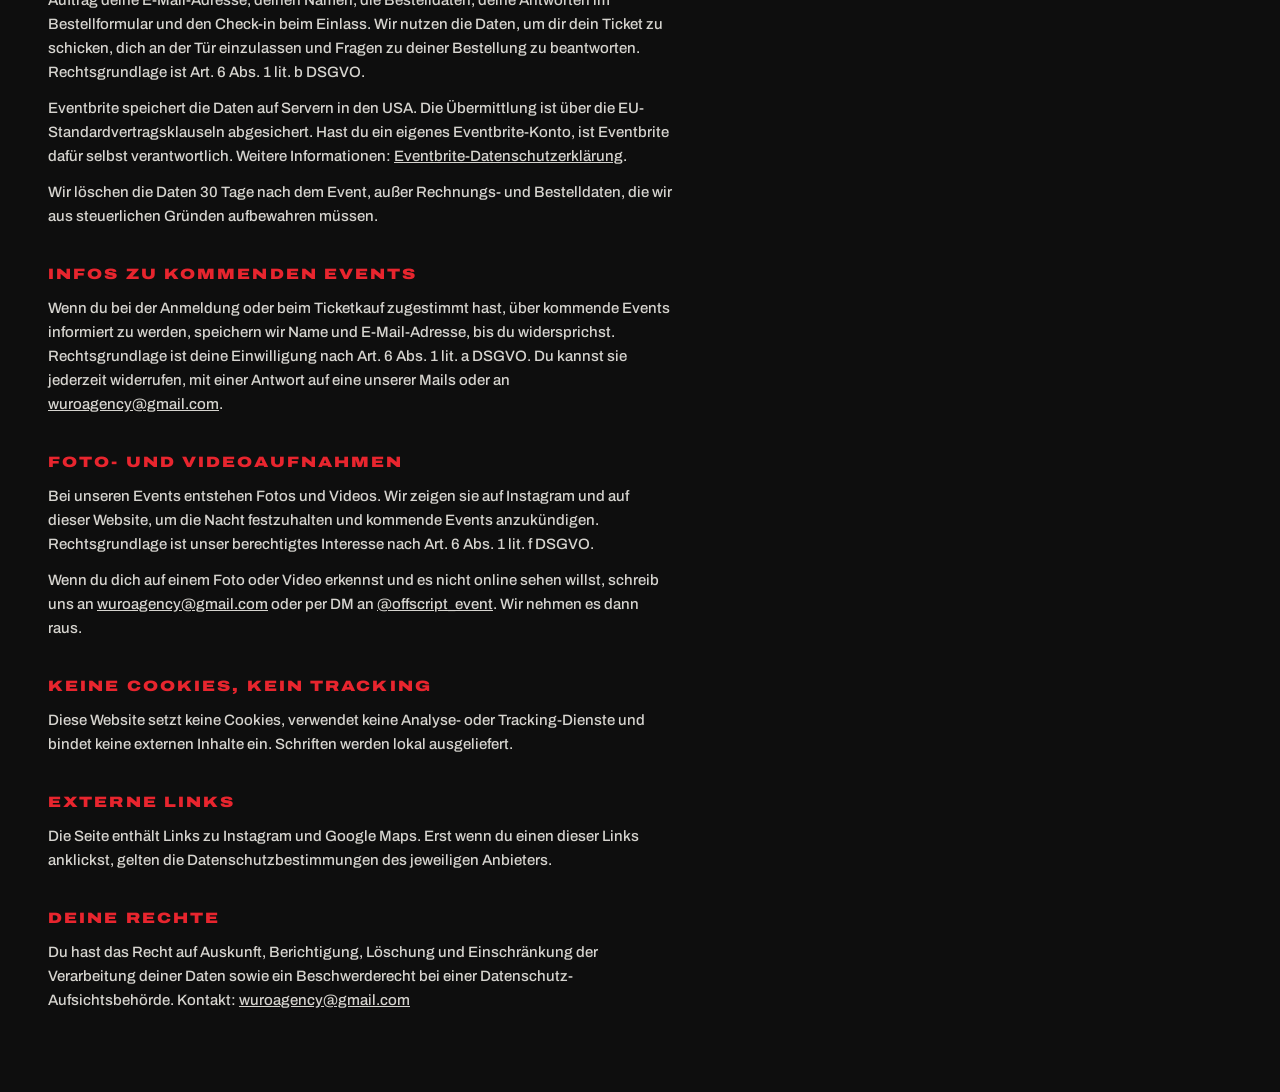
<file: impressum/index.html>
<!doctype html>
<html lang="de">
<head>
<meta charset="utf-8">
<meta name="viewport" content="width=device-width, initial-scale=1, viewport-fit=cover">
<title>Impressum · OFFSCRIPT</title>
<meta name="robots" content="noindex">
<meta name="theme-color" content="#0E0E0E">
<link rel="icon" href="../assets/favicon.png">
<link rel="stylesheet" href="../assets/site.css">
</head>
<body>
<div class="sub">
  <div class="top">
    <a href="../"><img src="../assets/logo.svg" alt="OFFSCRIPT"></a>
    <a class="back" href="../">← Back</a>
  </div>
  <main class="legal">
    <h1 class="x">Impressum</h1>

    <h2>Angaben gemäß § 5 DDG</h2>
    <p>Ramzi Tchedre<br>WURO Agency<br>Hinterbärenbadstr. 39<br>81373 München</p>

    <h2>Kontakt</h2>
    <p>E-Mail: <a href="mailto:wuroagency@gmail.com">wuroagency@gmail.com</a></p>


    <h2>Verantwortlich für den Inhalt nach § 18 Abs. 2 MStV</h2>
    <p>Ramzi Tchedre, Anschrift wie oben</p>

    <h1 class="x" id="datenschutz" style="margin-top:72px">Datenschutz</h1>

    <h2>Verantwortlicher</h2>
    <p>Verantwortlich für die Datenverarbeitung auf dieser Website ist der oben genannte Anbieter.</p>

    <h2>Hosting</h2>
    <p>Diese Website wird über GitHub Pages bereitgestellt (GitHub Inc., 88 Colin P. Kelly Jr. St., San Francisco, CA 94107, USA). Beim Aufruf der Seite verarbeitet GitHub technisch notwendige Daten wie die IP-Adresse, Datum und Uhrzeit des Zugriffs sowie Browserangaben, um die Seite auszuliefern und vor Missbrauch zu schützen. Rechtsgrundlage ist Art. 6 Abs. 1 lit. f DSGVO. Weitere Informationen: <a href="https://docs.github.com/de/site-policy/privacy-policies/github-general-privacy-statement" target="_blank" rel="noopener">GitHub Privacy Statement</a>.</p>

    <h2>Friendslist und Einlass</h2>
    <p>Wenn du dich für die Friendslist einträgst, verarbeiten wir Vorname, Nachname, E-Mail-Adresse und den Zeitpunkt der Anmeldung. Wir nutzen die Daten nur, um dich an der Tür zu finden. Beim Einlass halten wir fest, dass und wann du eingecheckt wurdest. Für Gäste auf der Gästeliste gilt das Gleiche, dort speichern wir nur den Namen. Rechtsgrundlage ist Art. 6 Abs. 1 lit. b DSGVO.</p>
    <p>Die Anmeldung läuft über Google Forms und Google Sheets (Google Ireland Limited, Gordon House, Barrow Street, Dublin 4, Irland). Dabei kann eine Übermittlung in die USA stattfinden. Google ist nach dem EU-US Data Privacy Framework zertifiziert. Weitere Informationen: <a href="https://policies.google.com/privacy?hl=de" target="_blank" rel="noopener">Google-Datenschutzerklärung</a>.</p>
    <p>Wir löschen die Daten spätestens 30 Tage nach dem Event. Für Auswertungen bleiben nur anonyme Zahlen, zum Beispiel wie viele Leute wann reingekommen sind.</p>

    <h2>Tickets über Eventbrite</h2>
    <p>Online-Tickets verkaufen wir über Eventbrite (Eventbrite, Inc., 95 Third Street, 2nd Floor, San Francisco, California 94103, USA). Beim Kauf verarbeiten wir und Eventbrite in unserem Auftrag deine E-Mail-Adresse, deinen Namen, die Bestelldaten, deine Antworten im Bestellformular und den Check-in beim Einlass. Wir nutzen die Daten, um dir dein Ticket zu schicken, dich an der Tür einzulassen und Fragen zu deiner Bestellung zu beantworten. Rechtsgrundlage ist Art. 6 Abs. 1 lit. b DSGVO.</p>
    <p>Eventbrite speichert die Daten auf Servern in den USA. Die Übermittlung ist über die EU-Standardvertragsklauseln abgesichert. Hast du ein eigenes Eventbrite-Konto, ist Eventbrite dafür selbst verantwortlich. Weitere Informationen: <a href="https://www.eventbrite.com/help/en-us/articles/460838/eventbrite-privacy-policy/" target="_blank" rel="noopener">Eventbrite-Datenschutzerklärung</a>.</p>
    <p>Wir löschen die Daten 30 Tage nach dem Event, außer Rechnungs- und Bestelldaten, die wir aus steuerlichen Gründen aufbewahren müssen.</p>

    <h2>Infos zu kommenden Events</h2>
    <p>Wenn du bei der Anmeldung oder beim Ticketkauf zugestimmt hast, über kommende Events informiert zu werden, speichern wir Name und E-Mail-Adresse, bis du widersprichst. Rechtsgrundlage ist deine Einwilligung nach Art. 6 Abs. 1 lit. a DSGVO. Du kannst sie jederzeit widerrufen, mit einer Antwort auf eine unserer Mails oder an <a href="mailto:wuroagency@gmail.com">wuroagency@gmail.com</a>.</p>

    <h2>Foto- und Videoaufnahmen</h2>
    <p>Bei unseren Events entstehen Fotos und Videos. Wir zeigen sie auf Instagram und auf dieser Website, um die Nacht festzuhalten und kommende Events anzukündigen. Rechtsgrundlage ist unser berechtigtes Interesse nach Art. 6 Abs. 1 lit. f DSGVO.</p>
    <p>Wenn du dich auf einem Foto oder Video erkennst und es nicht online sehen willst, schreib uns an <a href="mailto:wuroagency@gmail.com">wuroagency@gmail.com</a> oder per DM an <a href="https://www.instagram.com/offscript_event/" target="_blank" rel="noopener">@offscript_event</a>. Wir nehmen es dann raus.</p>

    <h2>Keine Cookies, kein Tracking</h2>
    <p>Diese Website setzt keine Cookies, verwendet keine Analyse- oder Tracking-Dienste und bindet keine externen Inhalte ein. Schriften werden lokal ausgeliefert.</p>

    <h2>Externe Links</h2>
    <p>Die Seite enthält Links zu Instagram und Google Maps. Erst wenn du einen dieser Links anklickst, gelten die Datenschutzbestimmungen des jeweiligen Anbieters.</p>

    <h2>Deine Rechte</h2>
    <p>Du hast das Recht auf Auskunft, Berichtigung, Löschung und Einschränkung der Verarbeitung deiner Daten sowie ein Beschwerderecht bei einer Datenschutz-Aufsichtsbehörde. Kontakt: <a href="mailto:wuroagency@gmail.com">wuroagency@gmail.com</a></p>
  </main>
</div>
</body>
</html>
</file>
<file: assets/n2/n2.css>
/* OFFSCRIPT night 2 – sky over Theresienwiese, yellow oval. Single dark look. */
@font-face { font-family: "Anton N2"; src: url("anton.woff2") format("woff2"); font-display: swap; }
@font-face { font-family: "Space Mono N2"; src: url("spacemono-bold.woff2") format("woff2"); font-weight: 700; font-display: swap; }

:root {
  --sky: #221F7A;
  --sky-deep: #17145A;
  --lav: #CFC6F5;
  --yel: #F3C641;
  --ink: #18144A;
  --pad: max(16px, env(safe-area-inset-left, 0px));
  color-scheme: dark;
}
* { box-sizing: border-box; margin: 0; padding: 0; }
html { background: var(--sky-deep); -webkit-text-size-adjust: 100%; }
body { background: var(--sky-deep); color: var(--lav); font-family: "Anton N2", "Arial Narrow", Impact, sans-serif; text-transform: uppercase; overflow-x: hidden; -webkit-font-smoothing: antialiased; }
a { color: inherit; text-decoration: none; }
img { display: block; max-width: 100%; }
.mono { font-family: "Space Mono N2", ui-monospace, monospace; font-weight: 700; letter-spacing: .06em; }

/* grain */
body::after { content: ""; position: fixed; inset: 0; pointer-events: none; z-index: 50; opacity: .08;
  background-image: url("data:image/svg+xml,%3Csvg xmlns='http://www.w3.org/2000/svg' width='160' height='160'%3E%3Cfilter id='n'%3E%3CfeTurbulence type='fractalNoise' baseFrequency='.9' numOctaves='2'/%3E%3C/filter%3E%3Crect width='100%25' height='100%25' filter='url(%23n)'/%3E%3C/svg%3E"); }

/* hero */
.hero { position: relative; min-height: 100svh; display: grid; place-items: center; overflow: hidden; isolation: isolate; }
.hero picture, .hero picture img { position: absolute; inset: 0; width: 100%; height: 100%; object-fit: cover; z-index: -2; }
.hero::after { content: ""; position: absolute; inset: 0; z-index: -1; background: linear-gradient(transparent 45%, var(--sky-deep) 99%); }
.hero-in { width: 100%; max-width: 900px; padding: 96px var(--pad) 72px; display: flex; flex-direction: column; align-items: center; text-align: center; gap: clamp(18px, 3.5vh, 30px); }
.logo { width: min(86vw, 640px); filter: drop-shadow(0 10px 30px rgba(10, 8, 50, .45)); }
.meta { font-size: clamp(12px, 3.3vw, 15px); color: var(--lav); }
.claim { font-size: clamp(34px, 10vw, 72px); line-height: .98; color: #F6F3FF; }

.btn { display: inline-flex; align-items: center; justify-content: center; min-width: 220px; padding: 18px 30px; border-radius: 999px;
  background: var(--yel); color: var(--ink); font-size: 20px; letter-spacing: .06em; transition: transform .15s; }
.btn:active { transform: scale(.97); }
.btn:focus-visible { outline: 3px solid #F6F3FF; outline-offset: 3px; }
.btn.ghost { background: transparent; color: var(--yel); border: 2px solid var(--yel); }

/* sections */
main { padding: 0 var(--pad); }
section { max-width: 760px; margin: 0 auto; padding: clamp(56px, 11vw, 100px) 0; }
.label { font-size: 13px; color: var(--yel); text-align: center; margin-bottom: 28px; }

/* ladder */
.ladder { list-style: none; display: grid; gap: 6px; }
.ladder li { display: grid; grid-template-columns: 1fr; grid-template-rows: auto auto; align-items: center; padding: 14px 18px; border-bottom: 1px solid rgba(207, 198, 245, .25); }
.ladder .name { font-size: clamp(26px, 7vw, 40px); line-height: 1; }
.ladder .price { grid-row: span 2; font-size: clamp(36px, 10vw, 56px); line-height: 1; }
.ladder .status { font-size: 12px; margin-top: 6px; opacity: .85; }
.ladder li.live { background: var(--yel); color: var(--ink); border-bottom-color: transparent; border-radius: 4px; }
.ladder li.sold { color: rgba(207, 198, 245, .5); }
.ladder li { position: relative; }
.ladder li.sold::after { content: ""; position: absolute; left: 6px; right: 6px; top: 31%; height: 7px; margin-top: -3px; background: var(--yel); border-radius: 2px; }
.note { text-align: center; margin: 22px 0 26px; font-size: 13px; }
.tickets { text-align: center; }
.tickets .ladder { text-align: left; }

.artists { font-size: clamp(28px, 7.5vw, 52px); line-height: 1.08; text-align: center; color: #F6F3FF; display: flex; flex-wrap: wrap; justify-content: center; column-gap: .45em; }
.artists span { white-space: nowrap; }
.artists span:not(:last-child)::after { content: "·"; margin-left: .45em; color: var(--yel); }
.loc { text-align: center; }
.loc .big { font-size: clamp(54px, 15vw, 110px); line-height: .92; color: var(--yel); }
.loc .addr { margin: 18px 0 26px; font-size: 15px; line-height: 1.5; }

.archive { display: flex; justify-content: space-between; align-items: center; max-width: 760px; margin: 0 auto; padding: 30px 0;
  border-top: 2px solid var(--yel); border-bottom: 2px solid var(--yel); font-size: clamp(40px, 11vw, 84px); color: var(--yel); }
.archive span:last-child { transition: transform .2s; }
.archive:hover span:last-child { transform: translateX(8px); }

footer { display: flex; justify-content: space-between; flex-wrap: wrap; gap: 16px; max-width: 760px; margin: 0 auto;
  padding: 40px var(--pad) calc(40px + env(safe-area-inset-bottom)); font-size: 13px; }
footer a:hover { color: var(--yel); }
@media (prefers-reduced-motion: reduce) { .btn, .archive span { transition: none; } }

/* countdown (hidden while the night runs and after it) */
.cd { display: grid; grid-template-columns: repeat(4, minmax(0, 1fr)); gap: clamp(8px, 3vw, 22px); width: min(100%, 520px); }
.cd div { display: flex; flex-direction: column; align-items: center; gap: 6px; }
.cd b { font-weight: 400; font-size: clamp(44px, 13vw, 84px); line-height: 1; color: var(--yel); font-variant-numeric: tabular-nums; }
.cd span { font-size: 11px; letter-spacing: .2em; color: var(--lav); }
.state { display: none; font-size: clamp(44px, 13vw, 84px); line-height: 1; color: var(--yel); }
.hero.live .cd, .hero.over .cd { display: none; }
.hero.live .state.tonight, .hero.over .state.thanks { display: block; }
</file>
<file: assets/site.css>
@font-face { font-family: "Archivo X"; src: url("archivo-black.woff2") format("woff2"); font-weight: 900; font-display: swap; }
@font-face { font-family: "Archivo M"; src: url("archivo-med.woff2") format("woff2"); font-weight: 500; font-display: swap; }

:root {
  --red: #E8252E;
  --ink: #0E0E0E;
  --off: #F2F0EA;
  --pad: clamp(16px, 5vw, 48px);
  color-scheme: dark;
}
* { box-sizing: border-box; margin: 0; padding: 0; }
html { background: var(--ink); -webkit-text-size-adjust: 100%; }
body {
  background: var(--ink); color: var(--off);
  font-family: "Archivo M", system-ui, sans-serif; font-weight: 500;
  overflow-x: hidden; -webkit-font-smoothing: antialiased;
}
a { color: inherit; text-decoration: none; }
img { display: block; max-width: 100%; }

/* film grain over everything */
body::after {
  content: ""; position: fixed; inset: -50%; z-index: 50; pointer-events: none;
  background: url("grain.png"); opacity: .07; mix-blend-mode: overlay;
  animation: grain 1s steps(4) infinite;
}
@keyframes grain { 0%{transform:translate(0,0)} 25%{transform:translate(-3%,2%)} 50%{transform:translate(2%,-3%)} 75%{transform:translate(-2%,-1%)} 100%{transform:translate(0,0)} }
@media (prefers-reduced-motion: reduce) { body::after { animation: none; } }

/* heavy worn type */
.x {
  font-family: "Archivo X", "Arial Black", sans-serif; font-weight: 900; letter-spacing: .01em;
  text-transform: uppercase; line-height: .92;
  /* organic print wear; scales with the type, so small text gets small chips */
  -webkit-mask-image: url("wear.png"); mask-image: url("wear.png");
  -webkit-mask-size: 9em; mask-size: 9em;
}
/* small type stays clean and readable */
.h2, .date, .venue, .addr, .sub .line { -webkit-mask-image: none; mask-image: none; }
/* every countdown digit gets its own patch of wear */
.cd div:nth-child(2) b { -webkit-mask-position: 3.1em 1.7em; mask-position: 3.1em 1.7em; }
.cd div:nth-child(3) b { -webkit-mask-position: 5.4em 4.2em; mask-position: 5.4em 4.2em; }
.cd div:nth-child(4) b { -webkit-mask-position: 1.3em 6.6em; mask-position: 1.3em 6.6em; }
.stamp.scc { -webkit-mask-position: 4.4em 2.9em; mask-position: 4.4em 2.9em; }
.red { color: var(--red); }

/* red grid */
.grid {
  position: absolute; inset: 0; pointer-events: none;
  background-image:
    linear-gradient(to right, rgba(232,37,46,.32) 1.5px, transparent 1.5px),
    linear-gradient(to bottom, rgba(232,37,46,.32) 1.5px, transparent 1.5px);
  background-size: 54px 54px;
}

/* ---------- hero ---------- */
.hero { position: relative; min-height: 100svh; display: grid; place-items: center; overflow: hidden; isolation: isolate; }
.hero picture, .hero picture img { position: absolute; inset: 0; width: 100%; height: 100%; object-fit: cover; z-index: -2; }
.hero picture img { opacity: .78; }
.hero .grid { z-index: -1; -webkit-mask-image: linear-gradient(#000 40%, transparent 98%); mask-image: linear-gradient(#000 40%, transparent 98%); }
.hero::before { content: ""; position: absolute; inset: 0; z-index: -1;
  background: radial-gradient(ellipse 70% 55% at 50% 48%, rgba(14,14,14,.82), rgba(14,14,14,.15) 70%),
              linear-gradient(transparent 70%, var(--ink)); }
.hero-in { width: 100%; padding: 96px var(--pad) 72px; display: flex; flex-direction: column; align-items: center; text-align: center; gap: clamp(22px, 4vh, 36px); }
.logo { width: min(78vw, 560px); filter: drop-shadow(0 6px 22px rgba(0,0,0,.6)); }
.date { font-size: clamp(14px, 3.7vw, 26px); }
.cd { display: flex; gap: clamp(6px, 2.2vw, 28px); }
.cd div { display: flex; flex-direction: column; align-items: center; gap: 8px; }
.cd b { font-size: clamp(38px, 10.5vw, 120px); font-variant-numeric: tabular-nums; }
.cd span { font-family: "Archivo X"; font-size: clamp(10px, 2.6vw, 13px); letter-spacing: .18em; color: var(--off); opacity: .75; }
.state { font-size: clamp(64px, 19vw, 170px); display: none; }
.live .cd, .over .cd { display: none; }
.live .state.tonight, .over .state.thanks { display: block; }
.venue { font-size: clamp(12px, 3.2vw, 16px); letter-spacing: .14em; }

/* ---------- sections ---------- */
section { position: relative; padding: clamp(64px, 12vw, 120px) var(--pad); }
.h2 { font-size: clamp(15px, 3.8vw, 18px); letter-spacing: .2em; margin-bottom: clamp(28px, 6vw, 48px); display: flex; align-items: center; gap: 14px; }
.h2::after { content: ""; flex: 1; height: 2px; background: var(--red); opacity: .8; }
.wrap { max-width: 980px; margin: 0 auto; }

/* line-up collage (same composition as the line-up story) */
.collage { position: relative; width: min(100%, 560px); margin: 0 auto; aspect-ratio: 1080 / 1300; container-type: inline-size; }
.collage a { position: absolute; display: block; }
.cut { width: 46.3%; filter: drop-shadow(14px 18px 16px rgba(0,0,0,.7)); }
.cut img { width: 100%; }
.cut.c808 { left: 13%; top: 2%; transform: rotate(-6deg); }
.cut.ccc { left: 47.7%; top: 50.5%; transform: rotate(5deg); z-index: 3; }
.stamp { color: var(--red); white-space: nowrap; filter: drop-shadow(0 4px 10px rgba(0,0,0,.85)); }
.stamp.s808 { left: 30%; top: 53.5%; font-size: 10.9cqw; transform: translate(-50%, -50%) rotate(-6deg); z-index: 2; }
.stamp.scc { left: 55.5%; top: 91%; font-size: 13cqw; transform: translate(-50%, -50%) rotate(4deg); z-index: 4; }
.more { display: block; text-align: center; margin-top: 34px; font-size: 13px; letter-spacing: .16em; opacity: .75; }
.more:hover { opacity: 1; }

/* location */
.loc { overflow: hidden; }
.loc .grid { -webkit-mask-image: radial-gradient(ellipse at 80% 40%, #000, transparent 70%); mask-image: radial-gradient(ellipse at 80% 40%, #000, transparent 70%); opacity: .7; }
.loc .big { font-size: clamp(46px, 13vw, 120px); }
.addr { margin-top: 22px; font-size: clamp(17px, 4.4vw, 24px); line-height: 1.35; }
.btn {
  display: inline-flex; align-items: center; gap: 12px; margin-top: 30px;
  padding: 18px 26px; background: var(--red); color: var(--ink);
  font-family: "Archivo X"; font-size: 17px; letter-spacing: .08em; text-transform: uppercase;
  border-radius: 999px; transition: transform .15s;
}
.btn:active { transform: scale(.97); }

/* archive teaser row */
.archive {
  display: flex; align-items: center; justify-content: space-between; gap: 20px;
  margin: 0 var(--pad); padding: clamp(28px, 6vw, 44px) 0;
  border-top: 2px solid var(--red); border-bottom: 2px solid var(--red);
}
.archive .x { font-size: clamp(40px, 11.5vw, 130px); }
.archive .arrow { font-family: "Archivo X"; font-size: clamp(34px, 9vw, 100px); color: var(--red); transition: transform .2s; }
.archive:hover .arrow { transform: translateX(8px); }

footer {
  display: flex; justify-content: space-between; align-items: center; gap: 16px; flex-wrap: wrap;
  padding: 40px var(--pad) calc(40px + env(safe-area-inset-bottom));
  font-size: 13px; letter-spacing: .14em; text-transform: uppercase;
}
footer a { opacity: .8; } footer a:hover { opacity: 1; color: var(--red); }

/* ---------- sub pages ---------- */
.sub { min-height: 100svh; position: relative; display: flex; flex-direction: column; overflow: hidden; }
.sub .grid { -webkit-mask-image: linear-gradient(#000, transparent 85%); mask-image: linear-gradient(#000, transparent 85%); }
.top { position: relative; display: flex; justify-content: space-between; align-items: center; padding: 22px var(--pad); }
.top img { width: 132px; }
.top a.back { font-family: "Archivo X"; font-size: 13px; letter-spacing: .16em; }
.sub main { position: relative; flex: 1; display: flex; flex-direction: column; justify-content: center; padding: 40px var(--pad) 80px; }
.sub .huge { font-size: clamp(40px, 13.5vw, 190px); }
.sub .line { margin-top: 28px; font-size: clamp(18px, 4.6vw, 28px); }
.legal { max-width: 720px; line-height: 1.6; font-size: 15px; }
.legal h1 { font-size: clamp(40px, 11vw, 80px); margin-bottom: 36px; }
.legal h2 { font-family: "Archivo X"; font-size: 15px; letter-spacing: .14em; text-transform: uppercase; margin: 34px 0 10px; color: var(--red); }
.legal p { opacity: .88; } .legal p + p { margin-top: 12px; } .legal a { text-decoration: underline; }

/* ---------- archive ---------- */
.sub main.arch { justify-content: flex-start; width: 100%; max-width: 1080px; margin: 0 auto; padding-top: 24px; }
.night { display: grid; grid-template-columns: minmax(0, 1fr); gap: clamp(32px, 7vw, 56px); padding-bottom: clamp(32px, 7vw, 64px); }
.night + .night { border-top: 2px solid var(--red); padding-top: clamp(40px, 8vw, 72px); }
.night-head .huge { font-size: clamp(64px, 21vw, 180px); }
.night .meta, .night-lineup .h2 { -webkit-mask-image: none; mask-image: none; }
.night .meta { margin-top: 18px; font-size: clamp(12px, 3.3vw, 16px); letter-spacing: .14em; line-height: 1.4; }
.night .line { margin-top: 26px; }
.tape { width: min(100%, 420px); aspect-ratio: 9 / 16; justify-self: center; background: #000; box-shadow: 0 18px 50px rgba(0,0,0,.7); }
.tape video { width: 100%; height: 100%; object-fit: cover; display: block; }
.night-lineup .h2 { margin-bottom: 20px; }
.names { font-size: clamp(46px, 14vw, 110px); }
.night-lineup .names { -webkit-mask-position: 2.2em 4.1em; mask-position: 2.2em 4.1em; }
.stills { min-width: 0; display: flex; gap: 12px; overflow-x: auto; scroll-snap-type: x mandatory; margin: 0 calc(var(--pad) * -1); padding: 0 var(--pad) 6px; scrollbar-width: none; }
.stills::-webkit-scrollbar { display: none; }
.stills img { flex: 0 0 78%; width: 78%; height: auto; aspect-ratio: 4 / 5; object-fit: cover; scroll-snap-align: center; }
@media (min-width: 1040px) {
  .night { grid-template-columns: minmax(0, 1fr) 420px; column-gap: 56px; align-items: start; }
  .night-head { align-self: center; }
  .night-head .huge { font-size: 116px; }
  .names { font-size: 76px; }
  .tape { grid-column: 2; grid-row: 1 / span 2; }
  .night-lineup { grid-column: 1; grid-row: 2; align-self: end; }
  .stills { grid-column: 1 / -1; display: grid; grid-template-columns: repeat(3, 1fr); overflow: visible; margin: 0; padding: 0; }
  .stills img { width: 100%; }
}
</file>
